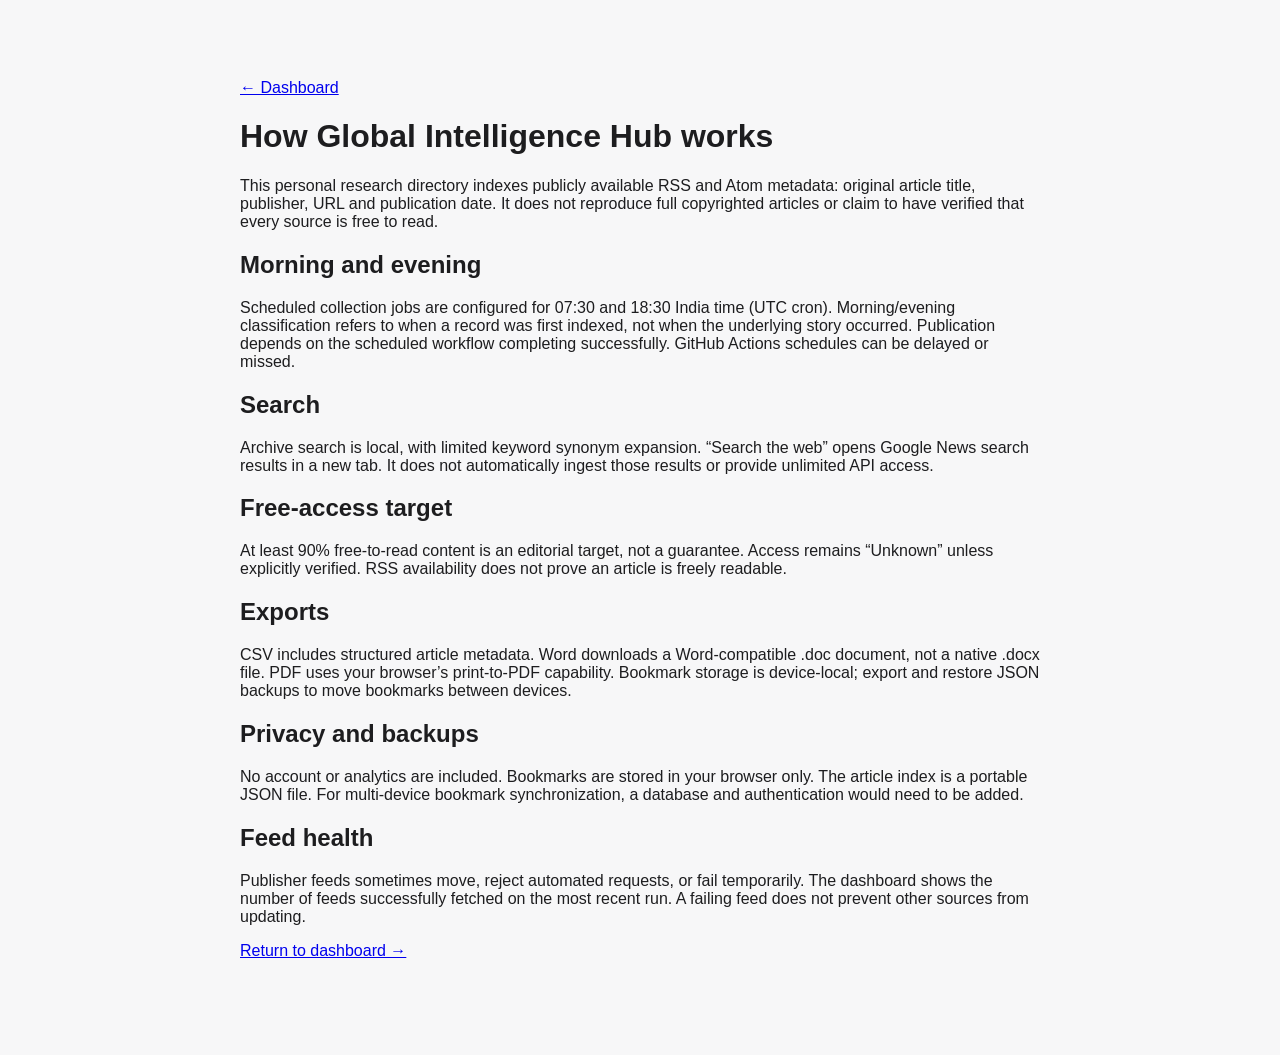
<file: about.html>
<!doctype html><html lang="en"><head><meta charset="utf-8"><meta name="viewport" content="width=device-width,initial-scale=1"><title>About — Global Intelligence Hub</title><link rel="stylesheet" href="styles.css"></head><body><main style="max-width:850px;margin:6vh auto;padding:25px"><a href="./">← Dashboard</a><h1>How Global Intelligence Hub works</h1><p>This personal research directory indexes publicly available RSS and Atom metadata: original article title, publisher, URL and publication date. It does not reproduce full copyrighted articles or claim to have verified that every source is free to read.</p><h2>Morning and evening</h2><p>Scheduled collection jobs are configured for 07:30 and 18:30 India time (UTC cron). Morning/evening classification refers to when a record was first indexed, not when the underlying story occurred. Publication depends on the scheduled workflow completing successfully. GitHub Actions schedules can be delayed or missed.</p><h2>Search</h2><p>Archive search is local, with limited keyword synonym expansion. “Search the web” opens Google News search results in a new tab. It does not automatically ingest those results or provide unlimited API access.</p><h2>Free-access target</h2><p>At least 90% free-to-read content is an editorial target, not a guarantee. Access remains “Unknown” unless explicitly verified. RSS availability does not prove an article is freely readable.</p><h2>Exports</h2><p>CSV includes structured article metadata. Word downloads a Word-compatible .doc document, not a native .docx file. PDF uses your browser’s print-to-PDF capability. Bookmark storage is device-local; export and restore JSON backups to move bookmarks between devices.</p><h2>Privacy and backups</h2><p>No account or analytics are included. Bookmarks are stored in your browser only. The article index is a portable JSON file. For multi-device bookmark synchronization, a database and authentication would need to be added.</p><h2>Feed health</h2><p>Publisher feeds sometimes move, reject automated requests, or fail temporarily. The dashboard shows the number of feeds successfully fetched on the most recent run. A failing feed does not prevent other sources from updating.</p><p><a href="./">Return to dashboard →</a></p></main></body></html>
</file>
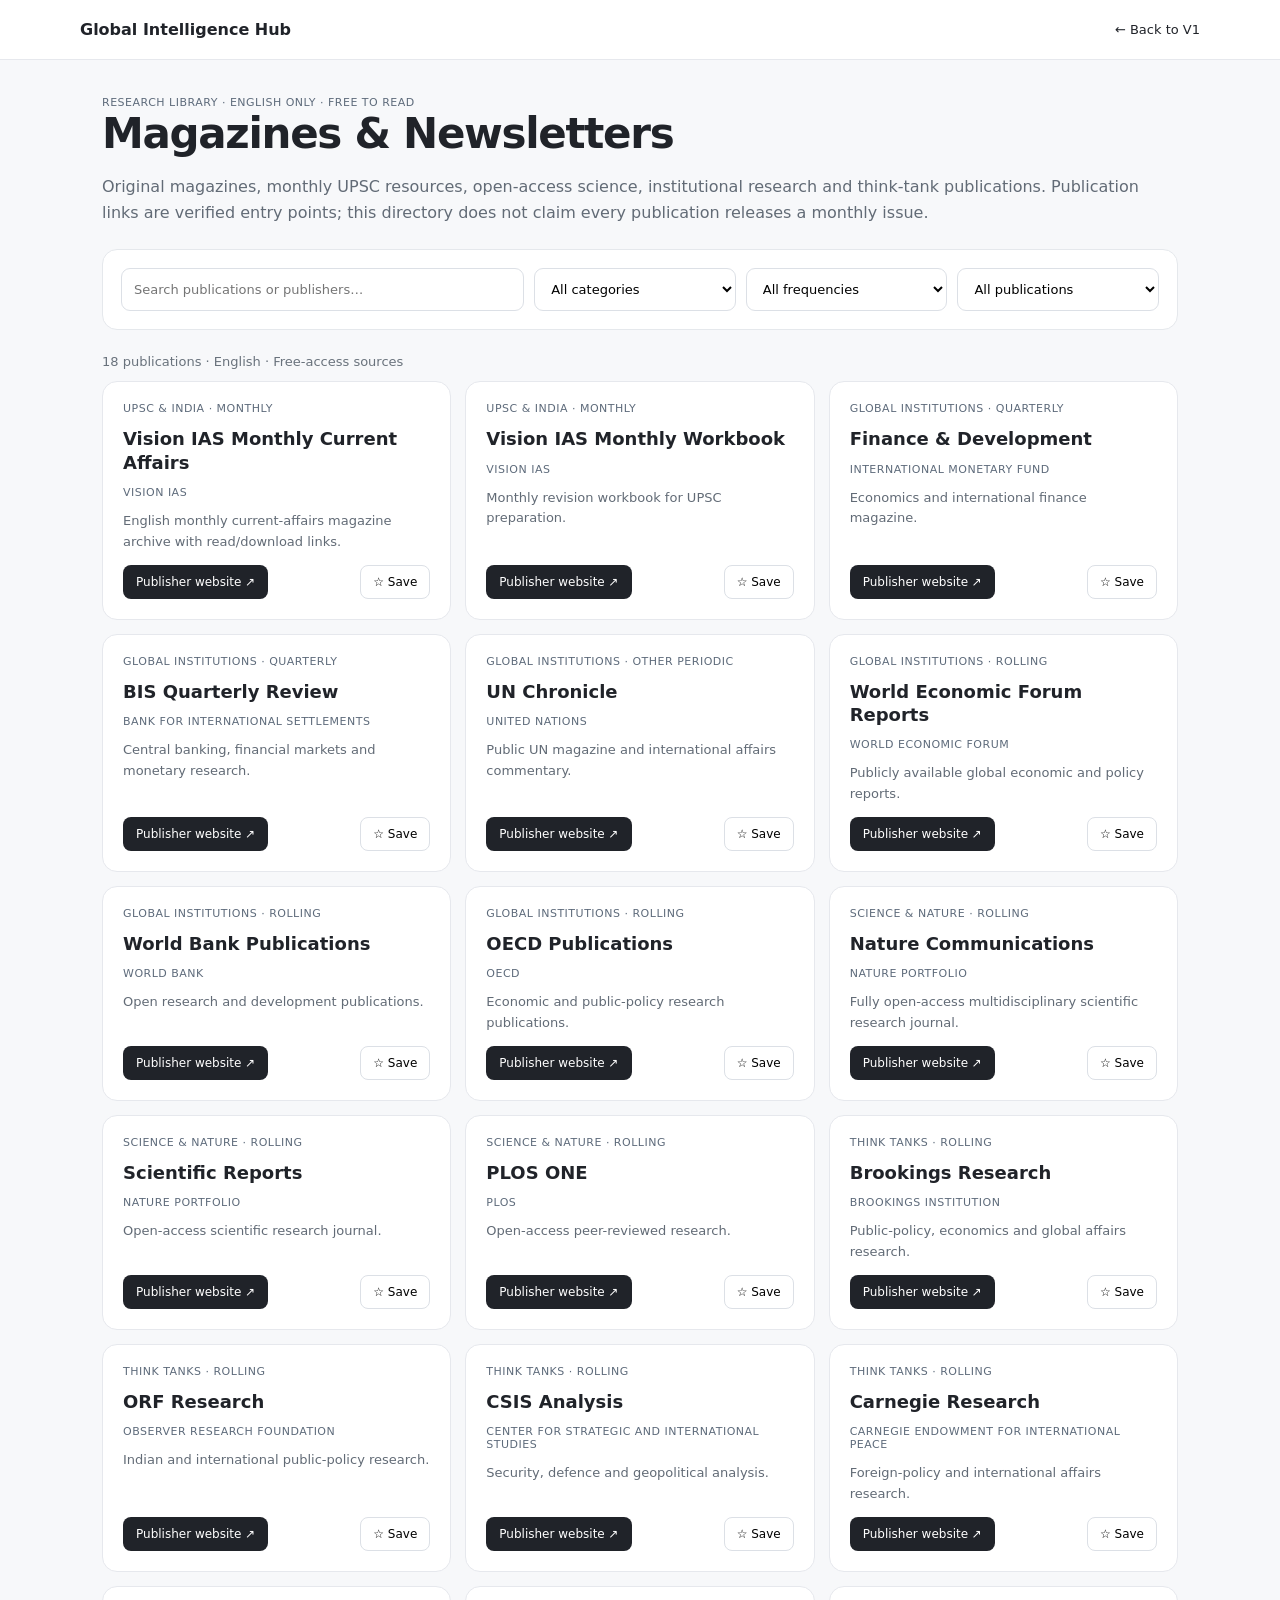
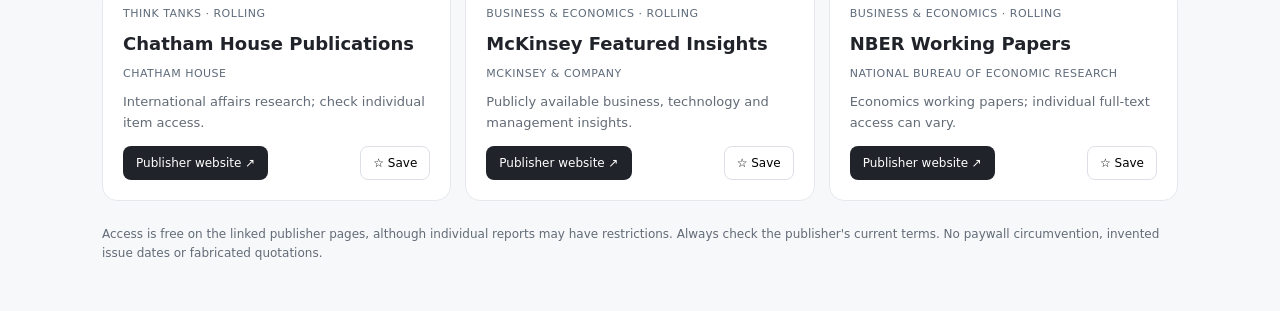
<file: magazines.html>
<!doctype html><html lang="en"><head><meta charset="utf-8"><meta name="viewport" content="width=device-width,initial-scale=1"><title>Magazines & Newsletters · Global Intelligence Hub</title><style>:root{font-family:Inter,system-ui,-apple-system,sans-serif;color:#202329;background:#f7f8fa}*{box-sizing:border-box}body{margin:0}header{background:#fff;border-bottom:1px solid #e6e8ed;padding:20px max(22px,calc((100vw - 1120px)/2));display:flex;align-items:center;justify-content:space-between;gap:15px}a{color:inherit}header a{text-decoration:none;font-size:13px}main{max-width:1120px;margin:auto;padding:36px 22px}h1{font-size:clamp(28px,4vw,42px);letter-spacing:-1.3px;margin:0 0 8px}p{color:#626b76;line-height:1.6}.controls{background:#fff;border:1px solid #e5e8ec;border-radius:15px;padding:18px;display:grid;grid-template-columns:2fr repeat(3,1fr);gap:10px;margin:24px 0}input,select{width:100%;padding:12px;border:1px solid #dce0e6;border-radius:9px;background:white;font:inherit;font-size:13px}button{cursor:pointer;font:inherit}#count{font-size:13px;color:#69727c;margin-bottom:12px}.grid{display:grid;grid-template-columns:repeat(3,minmax(0,1fr));gap:14px}.card{background:#fff;border:1px solid #e6e8ed;border-radius:15px;padding:20px;display:flex;flex-direction:column;gap:12px;min-height:215px}.meta{font-size:11px;color:#5e6b7b;text-transform:uppercase;letter-spacing:.5px}.card h2{font-size:18px;line-height:1.3;margin:0}.card p{font-size:13px;margin:0;flex:1}.actions{display:flex;align-items:center;justify-content:space-between;gap:8px}.actions a{background:#202329;color:white;text-decoration:none;padding:10px 13px;border-radius:8px;font-size:12px}.save{border:1px solid #dce0e6;background:white;border-radius:8px;padding:9px 12px;font-size:12px}.note{font-size:12px;margin-top:24px}#empty{padding:50px 0;text-align:center;color:#68727c}@media(max-width:800px){.controls{grid-template-columns:1fr 1fr}.grid{grid-template-columns:1fr 1fr}}@media(max-width:540px){.controls,.grid{grid-template-columns:1fr}header{padding:16px 20px}}</style></head><body><header><strong>Global Intelligence Hub</strong><a href="index.html">← Back to V1</a></header><main><div class="meta">RESEARCH LIBRARY · ENGLISH ONLY · FREE TO READ</div><h1>Magazines & Newsletters</h1><p>Original magazines, monthly UPSC resources, open-access science, institutional research and think-tank publications. Publication links are verified entry points; this directory does not claim every publication releases a monthly issue.</p><section class="controls" aria-label="Publication filters"><input id="q" type="search" placeholder="Search publications or publishers…" aria-label="Search publications"><select id="category" aria-label="Category"><option value="">All categories</option><option>UPSC & India</option><option>Science & Nature</option><option>Global institutions</option><option>Think tanks</option><option>Business & economics</option></select><select id="frequency" aria-label="Frequency"><option value="">All frequencies</option><option>Monthly</option><option>Weekly</option><option>Quarterly</option><option>Rolling</option><option>Other periodic</option></select><select id="view" aria-label="Saved filter"><option value="all">All publications</option><option value="saved">Saved only</option></select></section><div id="count" aria-live="polite"></div><div id="grid" class="grid"></div><div id="empty" hidden>No matching publications. Try clearing the filters.</div><p class="note">Access is free on the linked publisher pages, although individual reports may have restrictions. Always check the publisher's current terms. No paywall circumvention, invented issue dates or fabricated quotations.</p></main><script>
'use strict';const publications=[
['Vision IAS Monthly Current Affairs','Vision IAS','UPSC & India','Monthly','https://visionias.in/current-affairs/monthly-magazine/archive','English monthly current-affairs magazine archive with read/download links.'],
['Vision IAS Monthly Workbook','Vision IAS','UPSC & India','Monthly','https://visionias.in/current-affairs/downloads/monthly-current-affairs-workbook','Monthly revision workbook for UPSC preparation.'],
['Finance & Development','International Monetary Fund','Global institutions','Quarterly','https://www.imf.org/en/Publications/fandd','Economics and international finance magazine.'],
['BIS Quarterly Review','Bank for International Settlements','Global institutions','Quarterly','https://www.bis.org/publ/qtrpdf/','Central banking, financial markets and monetary research.'],
['UN Chronicle','United Nations','Global institutions','Other periodic','https://www.un.org/en/chronicle','Public UN magazine and international affairs commentary.'],
['World Economic Forum Reports','World Economic Forum','Global institutions','Rolling','https://www.weforum.org/publications/','Publicly available global economic and policy reports.'],
['World Bank Publications','World Bank','Global institutions','Rolling','https://openknowledge.worldbank.org/','Open research and development publications.'],
['OECD Publications','OECD','Global institutions','Rolling','https://www.oecd.org/en/publications.html','Economic and public-policy research publications.'],
['Nature Communications','Nature Portfolio','Science & Nature','Rolling','https://www.nature.com/ncomms/','Fully open-access multidisciplinary scientific research journal.'],
['Scientific Reports','Nature Portfolio','Science & Nature','Rolling','https://www.nature.com/srep/','Open-access scientific research journal.'],
['PLOS ONE','PLOS','Science & Nature','Rolling','https://journals.plos.org/plosone/','Open-access peer-reviewed research.'],
['Brookings Research','Brookings Institution','Think tanks','Rolling','https://www.brookings.edu/research/','Public-policy, economics and global affairs research.'],
['ORF Research','Observer Research Foundation','Think tanks','Rolling','https://www.orfonline.org/research','Indian and international public-policy research.'],
['CSIS Analysis','Center for Strategic and International Studies','Think tanks','Rolling','https://www.csis.org/analysis','Security, defence and geopolitical analysis.'],
['Carnegie Research','Carnegie Endowment for International Peace','Think tanks','Rolling','https://carnegieendowment.org/research','Foreign-policy and international affairs research.'],
['Chatham House Publications','Chatham House','Think tanks','Rolling','https://www.chathamhouse.org/publications','International affairs research; check individual item access.'],
['McKinsey Featured Insights','McKinsey & Company','Business & economics','Rolling','https://www.mckinsey.com/featured-insights','Publicly available business, technology and management insights.'],
['NBER Working Papers','National Bureau of Economic Research','Business & economics','Rolling','https://www.nber.org/papers','Economics working papers; individual full-text access can vary.']
].map(([name,publisher,category,frequency,url,description])=>({name,publisher,category,frequency,url,description}));
const $=x=>document.getElementById(x);const key='gih-magazines-bookmarks-v1';let saved;try{saved=new Set(JSON.parse(localStorage.getItem(key)||'[]'))}catch{saved=new Set()}const esc=s=>String(s).replace(/[&<>"']/g,c=>({'&':'&amp;','<':'&lt;','>':'&gt;','"':'&quot;'}[c]));function render(){const q=$('q').value.toLowerCase().trim(),cat=$('category').value,freq=$('frequency').value,view=$('view').value;const items=publications.filter(x=>(!q||(x.name+' '+x.publisher+' '+x.description).toLowerCase().includes(q))&&(!cat||x.category===cat)&&(!freq||x.frequency===freq)&&(view!=='saved'||saved.has(x.url)));$('count').textContent=`${items.length} publications · English · Free-access sources`;$('empty').hidden=items.length!==0;$('grid').innerHTML=items.map(x=>`<article class="card"><div class="meta">${esc(x.category)} · ${esc(x.frequency)}</div><h2>${esc(x.name)}</h2><div class="meta">${esc(x.publisher)}</div><p>${esc(x.description)}</p><div class="actions"><a href="${esc(x.url)}" target="_blank" rel="noopener noreferrer">Publisher website ↗</a><button class="save" data-url="${esc(x.url)}" aria-label="${saved.has(x.url)?'Remove bookmark':'Bookmark'} ${esc(x.name)}">${saved.has(x.url)?'★ Saved':'☆ Save'}</button></div></article>`).join('')}document.querySelectorAll('.controls input,.controls select').forEach(x=>x.addEventListener('input',render));$('grid').addEventListener('click',e=>{const b=e.target.closest('[data-url]');if(!b)return;const u=b.dataset.url;saved.has(u)?saved.delete(u):saved.add(u);localStorage.setItem(key,JSON.stringify([...saved]));render()});render();
</script></body></html>
</file>
<file: styles.css>
:root{font-family:Inter,-apple-system,BlinkMacSystemFont,"Segoe UI",sans-serif;color:#1d1d1f;background:#f7f7f8;font-synthesis:none}*{box-sizing:border-box}body{margin:0}button,input,select{font:inherit}button{cursor:pointer}button:focus-visible,input:focus-visible,select:focus-visible,a:focus-visible{outline:2px solid #555;outline-offset:2px}.shell{display:grid;grid-template-columns:224px minmax(0,1fr);min-height:100vh}.sidebar{background:#fff;border-right:1px solid #e8e8eb;padding:27px 14px;position:sticky;top:0;height:100vh;display:flex;flex-direction:column}.logo{display:flex;align-items:center;gap:11px;padding:0 12px 32px;font-size:16px;font-weight:700;letter-spacing:-.4px}.logo small{display:block;font-size:9px;font-weight:600;letter-spacing:1.2px;color:#96969a;margin-top:4px}.logoicon{width:35px;height:35px;background:#222;color:#fff;border-radius:10px;display:grid;place-items:center;font-size:19px}nav{display:grid;gap:4px}nav button{border:0;background:transparent;color:#646469;text-align:left;padding:13px;border-radius:9px;font-size:13px;font-weight:600}nav button.active{background:#222;color:#fff}nav button span{margin-left:9px}.sidefoot{margin-top:auto;font-size:11px;color:#8c8c91;padding:12px}.sidefoot button,.upload{display:block;background:none;border:0;padding:8px 0;font-size:11px;color:inherit;cursor:pointer}main{min-width:0}header{height:65px;background:#fff;border-bottom:1px solid #ececef;display:flex;align-items:center;justify-content:space-between;padding:0 36px;font-size:12px;color:#777}.headerend{display:flex;align-items:center;gap:18px}#theme{background:none;border:1px solid #ddd;border-radius:8px;padding:7px 10px}.mobilebrand{display:none}.content{max-width:1500px;margin:auto;padding:38px 36px}.heading{margin-bottom:28px}.eyebrow{font-size:10px;font-weight:700;letter-spacing:1.5px;color:#85858a}.heading h1{font-size:clamp(26px,3vw,38px);font-weight:650;letter-spacing:-1.4px;margin:12px 0}.heading>p:last-child{font-size:14px;color:#78787e}.controls{background:#fff;border:1px solid #e9e9eb;border-radius:14px;padding:18px;margin-bottom:20px}.search{height:45px;background:#f5f5f6;display:flex;align-items:center;gap:10px;padding:0 14px;border-radius:9px;color:#888}.search input{background:transparent;border:0;outline:none;width:100%;font-size:13px;color:inherit}.filterrow,.daterow{display:flex;gap:9px;flex-wrap:wrap;margin-top:12px}select,.datefield{border:1px solid #e5e5e7;border-radius:8px;background:#fff;color:#45454b;padding:9px 10px;font-size:12px;min-width:125px;max-width:220px}.datefield{display:flex;align-items:center;gap:8px}.datefield input{border:0;background:transparent;max-width:130px;font-size:12px;color:inherit}.quiet{background:none;border:0;color:#777;font-size:12px}.statusbar{display:flex;justify-content:space-between;align-items:center;margin-top:15px;color:#8b8b91;font-size:11px;gap:10px}.statusbar>div{display:flex;align-items:center;gap:13px}.statusbar select{min-width:100px}.toggle{white-space:nowrap}.workgrid{display:grid;grid-template-columns:minmax(0,1fr) minmax(260px,34%);gap:18px;align-items:start}.listing,.preview,#sourceDirectory{background:#fff;border:1px solid #e9e9eb;border-radius:14px;overflow:hidden}.article{padding:19px 20px;border-bottom:1px solid #ededf0;display:flex;gap:15px;cursor:pointer}.article:hover,.article.selected{background:#fafafa}.articlebody{flex:1;min-width:0}.meta{font-size:10px;color:#85858b;text-transform:uppercase;letter-spacing:.55px;font-weight:650}.article h2{font-size:15px;line-height:1.4;letter-spacing:-.2px;margin:8px 0;color:#252529;font-weight:650}.byline{font-size:11px;color:#777;margin:7px 0}.articlebottom{display:flex;gap:12px;align-items:center;font-size:11px;color:#999}.articlebottom button,.preview button{background:none;border:0;color:#666;padding:3px}.thumb{width:116px;height:82px;flex-shrink:0;border-radius:8px;object-fit:cover;background:#f0f0f2}.thumbplaceholder{display:grid;place-items:center;color:#bbb;font-size:23px}.preview{padding:23px;position:sticky;top:85px;min-height:300px}.previewempty{color:#aaa;text-align:center;padding:95px 10px;font-size:13px}.preview h2{font-size:21px;line-height:1.35;letter-spacing:-.5px}.preview p{color:#777;font-size:13px;line-height:1.6}.preview .heroimage{width:100%;max-height:210px;object-fit:cover;border-radius:10px;background:#f3f3f4}.preview a{display:inline-block;background:#222;color:#fff;text-decoration:none;padding:11px 14px;border-radius:8px;font-size:12px;margin-top:12px}.preview .metarow{font-size:11px;color:#888;margin-top:12px}.more{display:block;width:calc(100% - 40px);margin:20px;border:1px solid #ddd;border-radius:9px;background:#fff;padding:12px;color:#555}.more[hidden]{display:none}#sourceDirectory{padding:20px}.sourcegroup{margin:20px 0}.sourcegroup h2{font-size:17px}.sourceitem{display:flex;justify-content:space-between;align-items:center;gap:12px;border-top:1px solid #eee;padding:13px 0;font-size:13px}.sourceitem small{display:block;color:#999;margin-top:4px}.sourceitem button{border:1px solid #ddd;background:white;padding:7px 11px;border-radius:8px}body.dark{background:#161616;color:#f3f3f3}body.dark .sidebar,body.dark header,body.dark .controls,body.dark .listing,body.dark .preview,body.dark #sourceDirectory{background:#222;border-color:#383838}body.dark nav button.active{background:#eee;color:#222}body.dark .article{border-color:#383838}body.dark .article:hover,body.dark .article.selected{background:#292929}body.dark .article h2,body.dark .preview h2{color:#f1f1f1}body.dark select,body.dark .datefield,body.dark .search{background:#2d2d2d;color:#eee;border-color:#444}body.dark .preview a{background:#eee;color:#222}@media(max-width:1050px){.workgrid{grid-template-columns:1fr}.preview{position:static}.content{padding:25px 22px}}@media(max-width:650px){.shell{display:block;padding-bottom:64px}.sidebar{height:auto;position:fixed;top:auto;bottom:0;left:0;right:0;z-index:10;padding:5px 7px;background:#fff;border-right:0;border-top:1px solid #ddd}.sidebar .logo,.sidefoot{display:none}nav{display:grid;grid-template-columns:repeat(4,1fr);gap:3px}nav button{text-align:center;font-size:17px;padding:7px 0}nav button span{display:block;margin:4px 0 0;font-size:9px}header{height:50px;padding:0 18px}.mobilebrand{display:block;font-weight:700;color:#222}#crumb{display:none}#updated{font-size:10px}.content{padding:24px 12px}.heading{padding:0 5px}.heading h1{font-size:28px}.controls{padding:12px}.filterrow select,.daterow select{flex:1;min-width:42%;max-width:none}.datefield{flex:1}.article{padding:16px 13px}.thumb{width:88px;height:70px}.preview{margin-top:10px}.statusbar{flex-wrap:wrap}.statusbar>div{width:100%;justify-content:space-between}}
</file>
